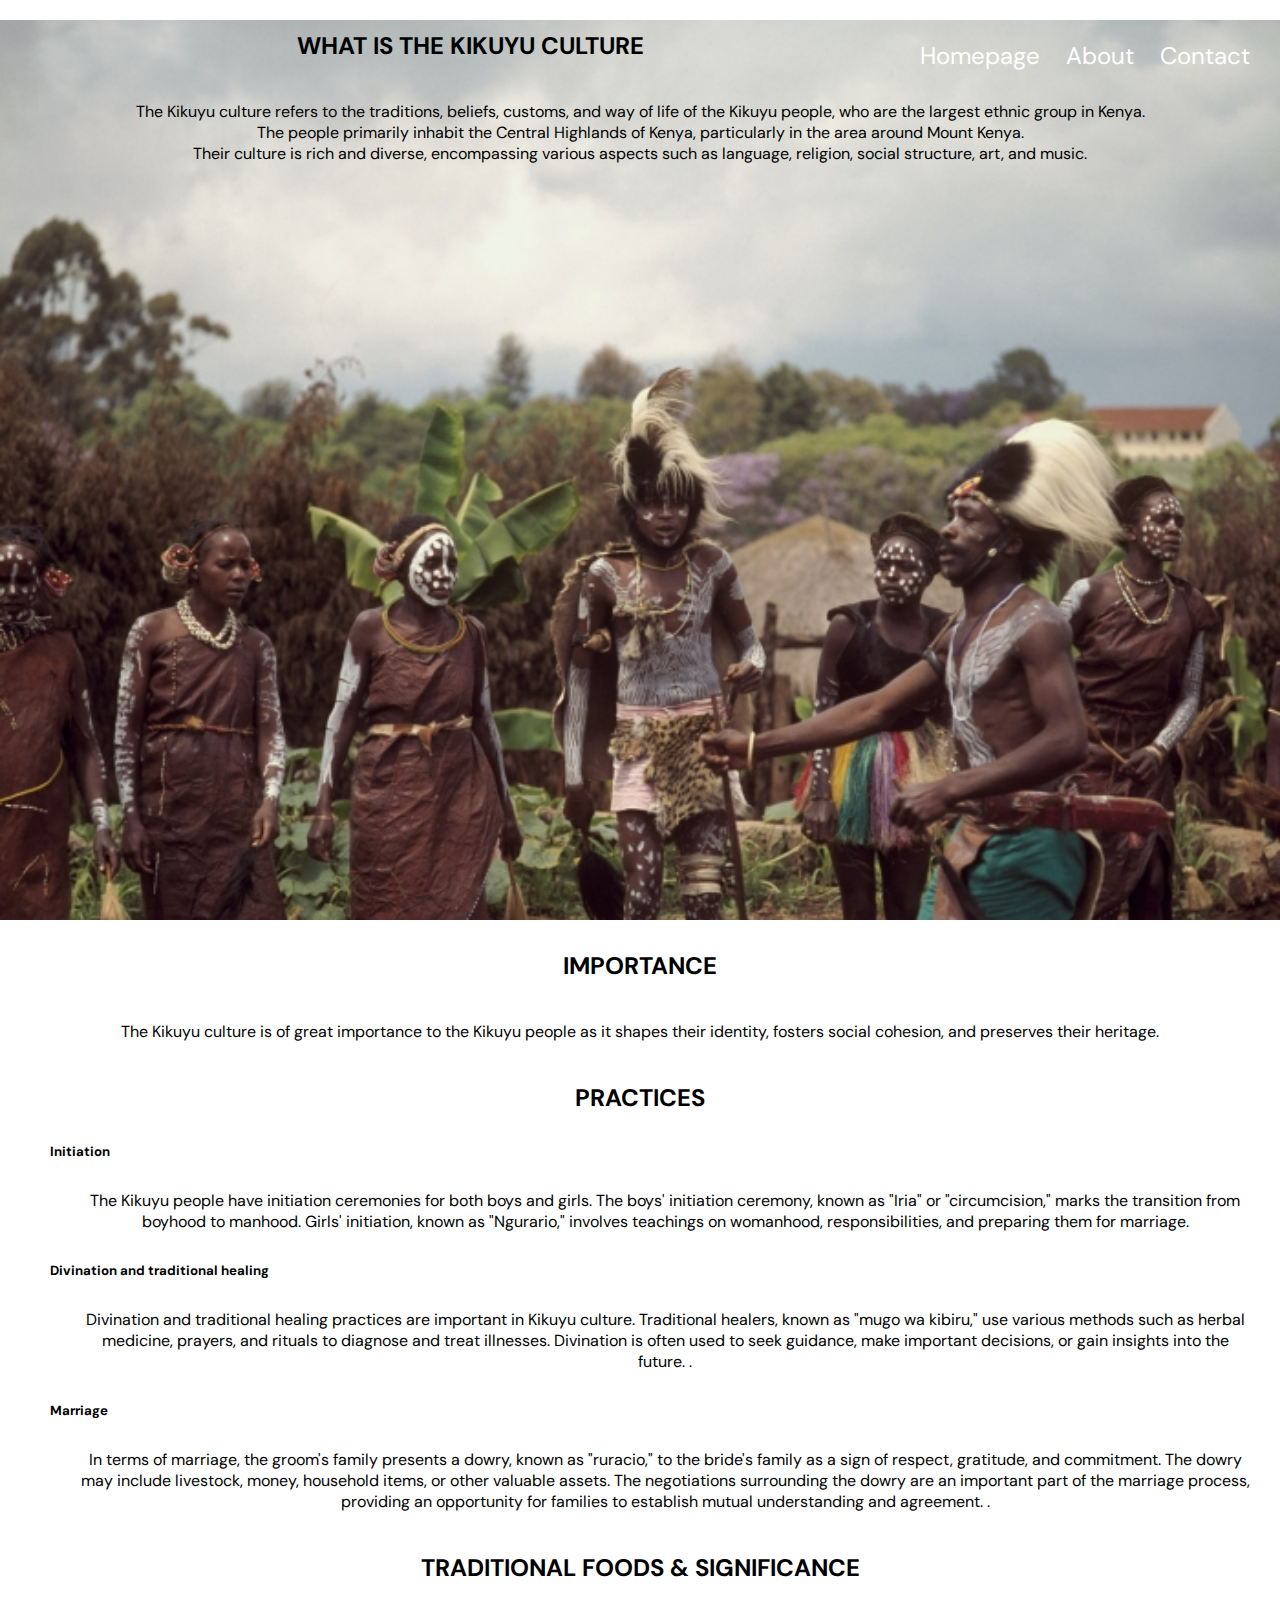
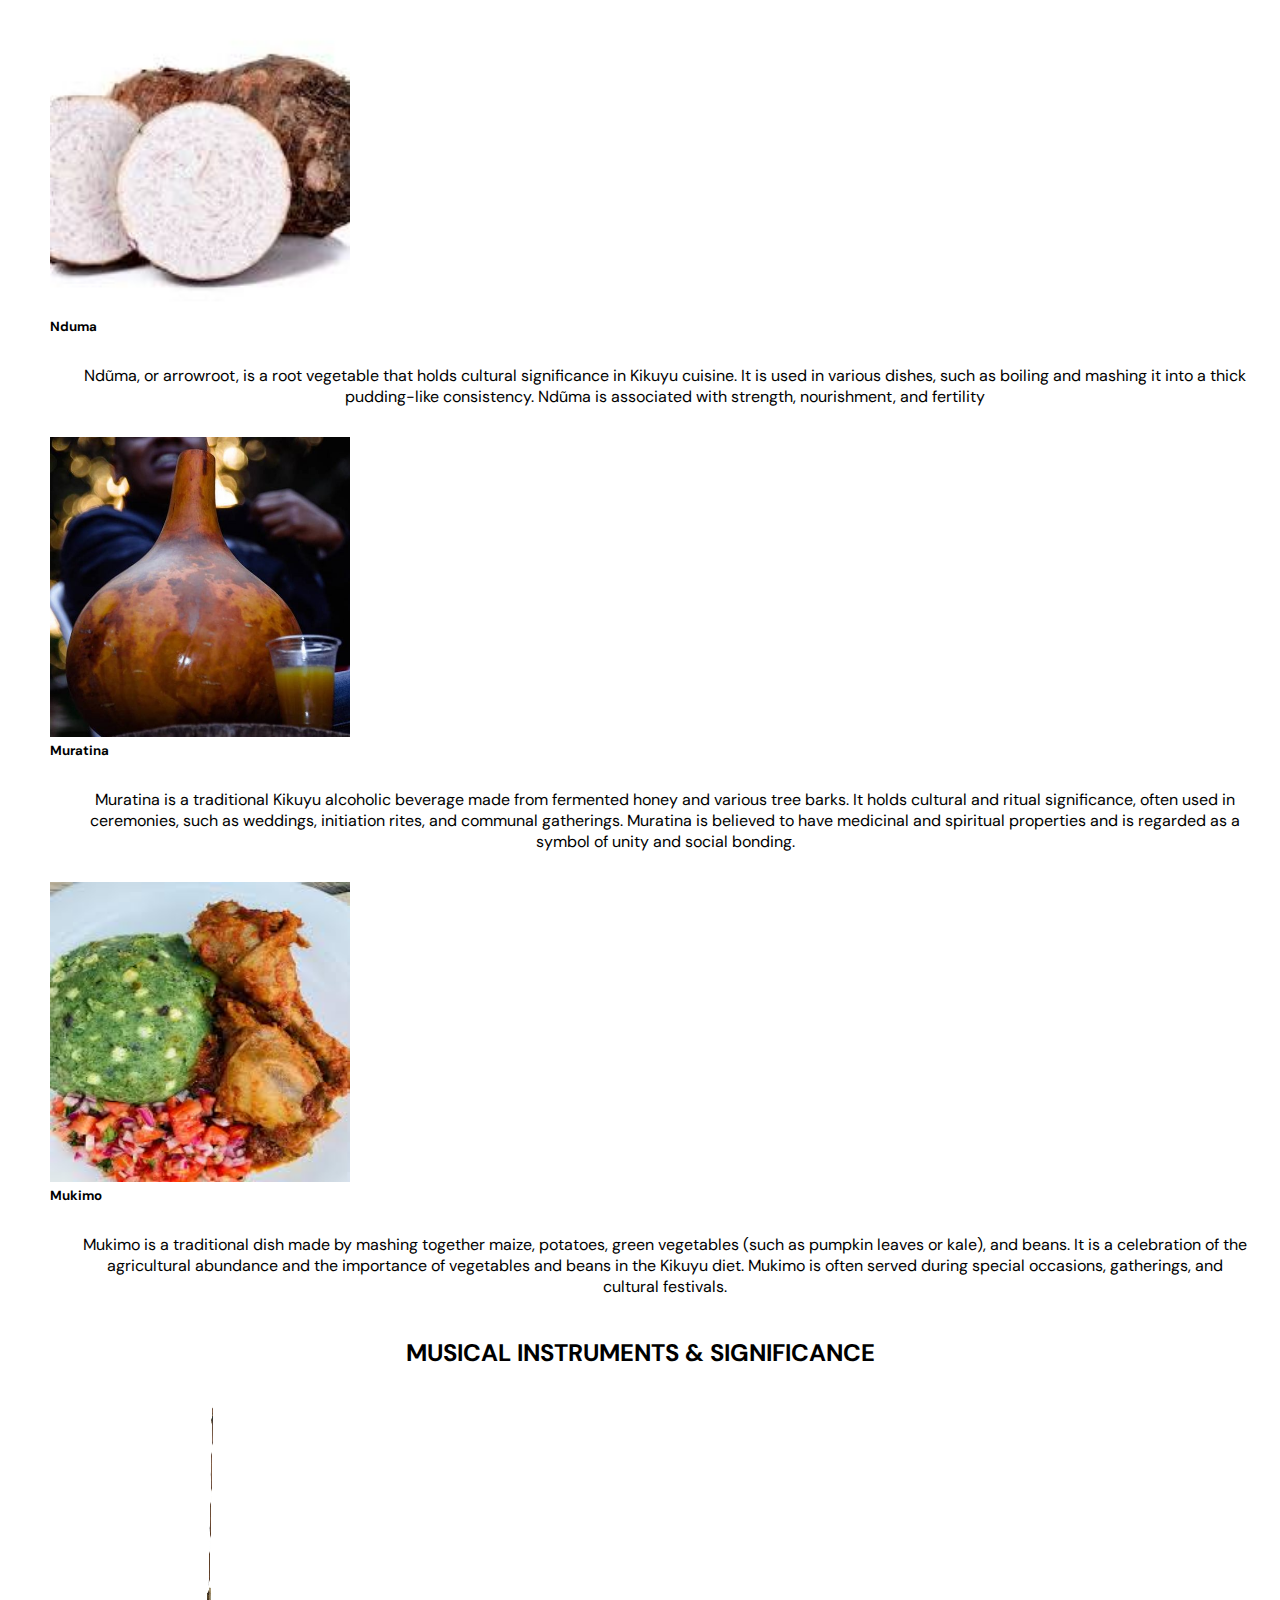
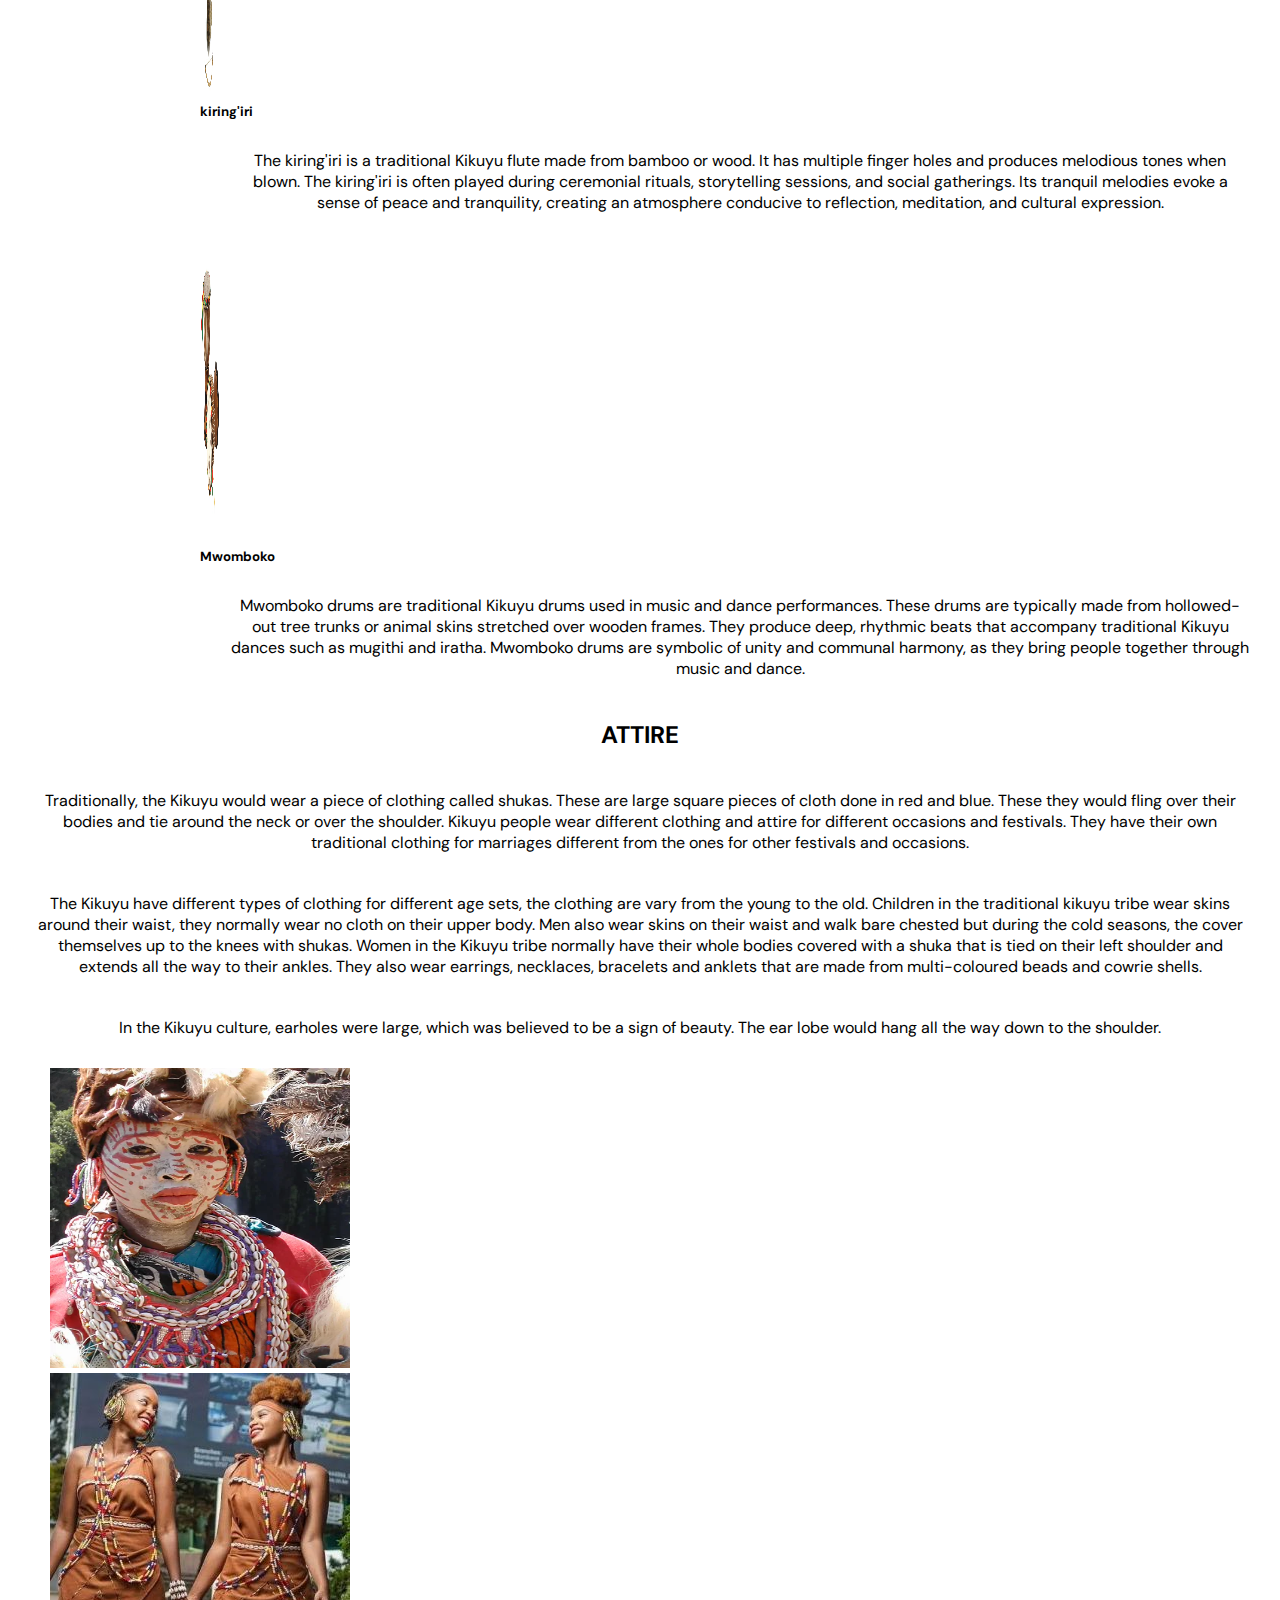
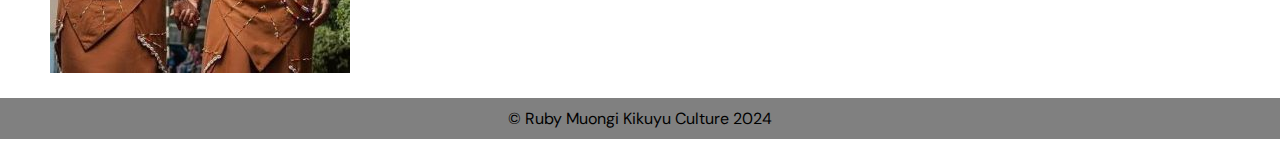
<file: index.html>
<!DOCTYPE html>
<html>
<head>
    <meta charset="UTF-8">
    <link rel="stylesheet" href="style.css">
    <meta http-equiv="X-UA-Compatible" content="IE=edge">
    <meta name="viewport" content="width=device-width, initial-scale=1.0">
    <script src="script.js"></script>
    <title>Kikuyu Culture</title>
    <link href="https://cdn.jsdelivr.net/npm/bootstrap@5.3.2/dist/css/bootstrap.min.css" rel="stylesheet" integrity="sha384-T3c6CoIi6uLrA9TneNEoa7RxnatzjcDSCmG1MXxSR1GAsXEV/Dwwykc2MPK8M2HN" crossorigin="anonymous">
    <link rel="preconnect" href="https://fonts.googleapis.com">
    <link rel="preconnect" href="https://fonts.gstatic.com" crossorigin>
    <link href="https://fonts.googleapis.com/css2?family=DM+Sans:ital,opsz,wght@0,9..40,100..1000;1,9..40,100..1000&display=swap" rel="stylesheet">
</head>
<header>
    <nav class="navbar">
        <ul>
            <li><a href="index.html">Homepage</a></li>
            <li><a href="about.html">About</a></li>
            <li><a href="contact.html">Contact</a></li>
        </ul>
    </nav>
</header>
<main>
    <section class="culture">
        <div class="culture_title">
            <h2>WHAT IS THE KIKUYU CULTURE</h2>
        </div>
        <div class="culture_content">
            <p>The Kikuyu culture refers to the traditions, beliefs, customs, and way of life of the Kikuyu people, who are the largest ethnic group in Kenya. </br>
                The people primarily inhabit the Central Highlands of Kenya, particularly in the area around Mount Kenya. </br>
                Their culture is rich and diverse, encompassing various aspects such as language, religion, social structure, art, and music.
            </p>
        </div>
    </section>

    <section class="importance">
        <div class="importance_title">
            <h2>IMPORTANCE</h2>
        </div>
        <div class="importance_content">
            <p>
                The Kikuyu culture is of great importance to the Kikuyu people as it shapes their identity, fosters social cohesion, and preserves their heritage.
            </p>
        </div>

    </section>

    <section class="practices">
        <div class="practices_title">
            <h2>PRACTICES</h2>
        </div>
        <div class="row">
            <div class="col-sm-6 mb-3 mb-sm-0">
              <div class="card tog">
                <div class="card-body">
                  <h5 class="card-title">Initiation</h5>
                  <p class="card-text" id="hiddenText">The Kikuyu people have initiation ceremonies for both boys and girls. The boys' initiation ceremony, known as "Iria" or "circumcision," marks the transition from boyhood to manhood. Girls' initiation, known as "Ngurario," involves teachings on womanhood, responsibilities, and preparing them for marriage.</p>
                </div>
              </div>
            </div>
            <div class="col-sm-6">
              <div class="card tog">
                <div class="card-body">
                  <h5 class="card-title">Divination and traditional healing</h5>
                  <p class="card-text" id="hiddenText">Divination and traditional healing practices are important in Kikuyu culture. Traditional healers, known as "mugo wa kibiru," use various methods such as herbal medicine, prayers, and rituals to diagnose and treat illnesses. Divination is often used to seek guidance, make important decisions, or gain insights into the future.
                    .</p>
                </div>
              </div>
            </div>
            <div class="col-sm-6">
                <div class="card tog">
                  <div class="card-body">
                    <h5 class="card-title">Marriage</h5>
                    <p class="card-text" id="hiddenText">In terms of marriage, the groom's family presents a dowry, known as "ruracio," to the bride's family as a sign of respect, gratitude, and commitment. The dowry may include livestock, money, household items, or other valuable assets. The negotiations surrounding the dowry are an important part of the marriage process, providing an opportunity for families to establish mutual understanding and agreement.
                        .</p>
                  </div>
                </div>
              </div>
          </div>

    </section>

    <section class="food">
        <div class="food_title">
            <h2>TRADITIONAL FOODS & SIGNIFICANCE</h2>
        </div>
        <div class="row row-cols-1 row-cols-md-2 g-4">
            <div class="col">
              <div class="card">
                <img src="assets\arrowroot_food.png" class="card-img-top" alt="nduma">
                <div class="card-body">
                  <h5 class="card-title">Nduma</h5>
                  <p class="card-text">Ndũma, or arrowroot, is a root vegetable that holds cultural significance in Kikuyu cuisine. It is used in various dishes, such as boiling and mashing it into a thick pudding-like consistency. Ndũma is associated with strength, nourishment, and fertility</p>
                </div>
              </div>
            </div>
            <div class="col">
              <div class="card">
                <img src="assets\muratine_image_2.png" class="card-img-top" alt="muratina">
                <div class="card-body">
                  <h5 class="card-title">Muratina</h5>
                  <p class="card-text">Muratina is a traditional Kikuyu alcoholic beverage made from fermented honey and various tree barks. It holds cultural and ritual significance, often used in ceremonies, such as weddings, initiation rites, and communal gatherings. Muratina is believed to have medicinal and spiritual properties and is regarded as a symbol of unity and social bonding.</p>
                </div>
              </div>
            </div>
            <div class="col">
              <div class="card">
                <img src="assets\mukimo.png" class="card-img-top" alt="mukimo">
                <div class="card-body">
                  <h5 class="card-title">Mukimo</h5>
                  <p class="card-text">Mukimo is a traditional dish made by mashing together maize, potatoes, green vegetables (such as pumpkin leaves or kale), and beans. It is a celebration of the agricultural abundance and the importance of vegetables and beans in the Kikuyu diet. Mukimo is often served during special occasions, gatherings, and cultural festivals.
                </p>
                </div>
              </div>
            </div>
          </div>

    </section>
    <section class="instruments">
        <div class="instruments_title">
            <h2>MUSICAL INSTRUMENTS & SIGNIFICANCE</h2>
        </div>
        <div class="row row-cols-1 row-cols-md-3 g-4">
            <div class="col">
              <div class="card h-100">
                <img src="assets\kiring'iri_instrument.png" class="card-img-top" alt="kiring'iri">
                <div class="card-body">
                  <h5 class="card-title">kiring'iri</h5>
                  <p class="card-text">The kiring'iri is a traditional Kikuyu flute made from bamboo or wood. It has multiple finger holes and produces melodious tones when blown. The kiring'iri is often played during ceremonial rituals, storytelling sessions, and social gatherings. Its tranquil melodies evoke a sense of peace and tranquility, creating an atmosphere conducive to reflection, meditation, and cultural expression.
                </p>
                </div>
              </div>
            </div>
            <div class="col">
              <div class="card h-100">
                <img src="assets\Mwomboko_instrument.png" class="card-img-top" alt="Mwomboko">
                <div class="card-body">
                  <h5 class="card-title">Mwomboko</h5>
                  <p class="card-text">Mwomboko drums are traditional Kikuyu drums used in music and dance performances. These drums are typically made from hollowed-out tree trunks or animal skins stretched over wooden frames. They produce deep, rhythmic beats that accompany traditional Kikuyu dances such as mugithi and iratha. Mwomboko drums are symbolic of unity and communal harmony, as they bring people together through music and dance.
                </p>
                </div>
              </div>
            </div>
          </div>


    </section>

    <section class="attire">
        <div class="attire_title">
            <h2> ATTIRE</h2>
        </div>
        <div class="attire_content">
            <p>
                Traditionally, the Kikuyu would wear a piece of clothing called shukas. These are large square pieces of cloth done in red and blue. These they would fling over their bodies and tie around the neck or over the shoulder. Kikuyu people wear different clothing and attire for different occasions and festivals. They have their own traditional clothing for marriages different from the ones for other festivals and occasions.
            </p>
            <p>
                The Kikuyu have different types of clothing for different age sets, the clothing are vary from the young to the old. 

Children in the traditional kikuyu tribe wear skins around their waist, they normally wear no cloth on their upper body.

Men also wear skins on their waist and walk bare chested but during the cold seasons, the cover themselves up to the knees with shukas.

Women in the Kikuyu tribe normally have their whole bodies covered with a shuka that is tied on their left shoulder and extends all the way to their ankles. They also wear earrings, necklaces, bracelets and anklets that are made from multi-coloured beads and cowrie shells. 

            </p>
            <p>
                In the Kikuyu culture, earholes were large, which was believed to be a sign of beauty. The ear lobe would hang all the way down to the shoulder.
            </p>

            <div class="row row-cols-1 row-cols-md-2 g-4">
                <div class="col">
                  <div class="card">
                    <img src="assets\kikuyu_attire_1.png" class="card-img-top" alt="Kikuyu attire">
                    <div class="card-body">
                    </div>
                  </div>
                </div>
                <div class="col">
                  <div class="card">
                    <img src="assets\kikuyu_attire_2.png" class="card-img-top" alt="Kikuyu attire">
                    <div class="card-body">
                    </div>
                  </div>
                </div>
              </div>
        </div>
    </section>
</main>
<footer>
    <p>&copy Ruby Muongi Kikuyu Culture 2024</p>

</footer>
</html>
</file>
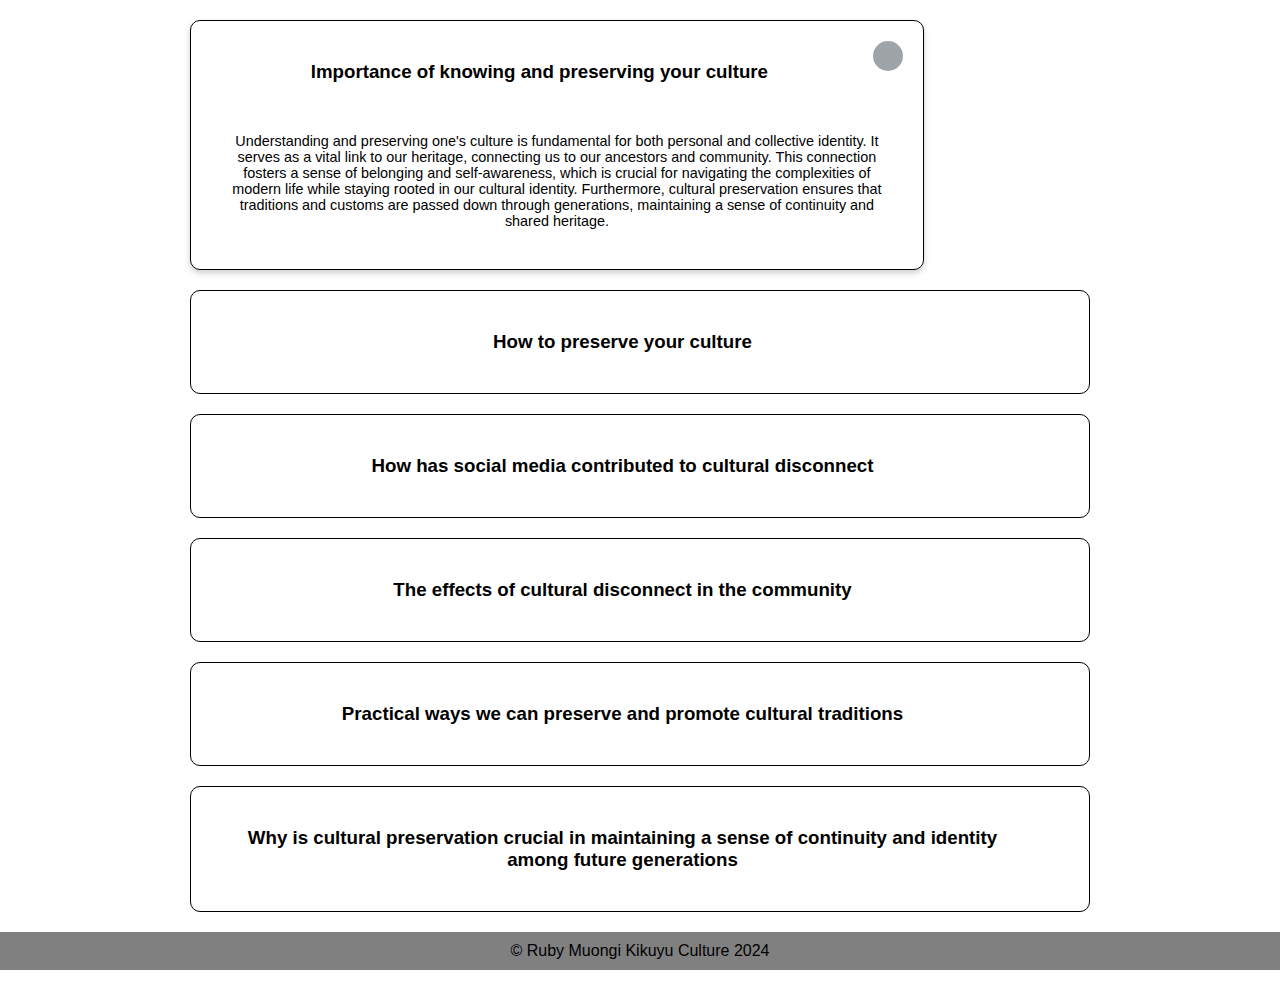
<file: about.html>
<!DOCTYPE html>
<html lang="en">
<head>
    <meta charset="UTF-8">
    <meta http-equiv="X-UA-Compatible" content="IE=edge">
    <meta name="viewport" content="width=device-width, initial-scale=1.0">
    <link rel="stylesheet" href="https://cdnjs.cloudflare.com/ajax/libs/font-awesome/6.2.0/css/all.min.css" integrity="sha512-xh6O/CkQoPOWDdYTDqeRdPCVd1SpvCA9XXcUnZS2FmJNp1coAFzvtCN9BmamE+4aHK8yyUHUSCcJHgXloTyT2A==" crossorigin="anonymous" referrerpolicy="no-referrer" />
    <link href="https://cdn.jsdelivr.net/npm/bootstrap@5.3.2/dist/css/bootstrap.min.css" rel="stylesheet" integrity="sha384-T3c6CoIi6uLrA9TneNEoa7RxnatzjcDSCmG1MXxSR1GAsXEV/Dwwykc2MPK8M2HN" crossorigin="anonymous">
    <link rel="stylesheet" href="style.css">
    <title>About</title>
</head>
<header>
    <nav class="navbar">
        <ul>
            <li><a href="index.html">Homepage</a></li>
            <li><a href="about.html">About</a></li>
            <li><a href="contact.html">Contact</a></li>
        </ul>
    </nav>
</header>
<body>
    <div class="container">
        <div class="qa-box active">
            <h3 class="qa-title">Importance of knowing and preserving your culture</h3>
            <p class="qa-text">
                Understanding and preserving one's culture is fundamental for both personal and collective identity. It serves as a vital link to our heritage, connecting us to our ancestors and community. This connection fosters a sense of belonging and self-awareness, which is crucial for navigating the complexities of modern life while staying rooted in our cultural identity. Furthermore, cultural preservation ensures that traditions and customs are passed down through generations, maintaining a sense of continuity and shared heritage.
            </p>
            <button class="btn">
                <i class="fas fa-chevron-down"></i>
                <i class="fas fa-times"></i>
            </button>
        </div>
        <div class="qa-box">
            <h3 class="qa-title">How to preserve your culture</h3>
            <p class="qa-text">
                <b>Documenting Oral Histories:</b> Record and document oral histories, stories, and traditions passed down by elders in your community. These narratives provide valuable insights into your cultural heritage and help preserve collective memory. </br>
                    <b>Celebrating Traditional Festivals and Holidays:</b> Participate in and organize cultural festivals, ceremonies, and holidays that showcase traditional practices, music, dance, and food. These events serve as opportunities to reinforce cultural identity and transmit traditions to younger generations.</br>
                    <b>Learning Traditional Arts and Crafts:</b> Learn traditional arts and crafts such as weaving, pottery, beadwork, or basketry from skilled artisans within your community. By preserving these craftsmanship skills, you contribute to the continuity of cultural practices and ensure their survival. </br>
                    <b>Teaching Language and Cultural Practices:</b>Teach your native language, cultural etiquette, and traditional practices to children and younger members of your community. Language is a crucial aspect of cultural identity, and preserving it is essential for maintaining cultural heritage.
                </p>
            <button class="btn">
                <i class="fas fa-chevron-down"></i>
                <i class="fas fa-times"></i>
            </button>
        </div>
        <div class="qa-box">
            <h3 class="qa-title">How has social media contributed to cultural disconnect</h3>
            <p class="qa-text">
                Social media platforms have facilitated the spread of Western ideals, values, and cultural norms worldwide. As a result, traditional cultures and practices are often overshadowed or replaced by dominant Western influences, leading to a loss of cultural diversity and identity. </br>
                    Social media has facilitated the rapid spread of cultural appropriation, where elements of one culture are adopted or commodified by individuals from another culture without proper understanding or respect. This can lead to the commodification and exploitation of cultural symbols, practices, and identities, further contributing to cultural disconnect and misunderstanding.
                </p>
            <button class="btn">
                <i class="fas fa-chevron-down"></i>
                <i class="fas fa-times"></i>
            </button>
        </div>
        <div class="qa-box">
            <h3 class="qa-title">The effects of cultural disconnect in the community</h3>
            <p class="qa-text">
                Cultural disconnect in a community leads to social fragmentation, interpersonal conflicts, and a loss of collective identity. It erodes trust, weakens social bonds, and hampers collaboration, hindering the community's ability to address shared challenges and thrive together.
            </p>
            <button class="btn">
                <i class="fas fa-chevron-down"></i>
                <i class="fas fa-times"></i>
            </button>
        </div>
        <div class="qa-box">
            <h3 class="qa-title">Practical ways we can preserve and promote cultural traditions</h3>
            <p class="qa-text">
                You can also preserve traditional customs by participating in practices like cooking recipes passed down through the generations or teaching children how to dance traditional dances. Visit historic sites related to your culture, attend events hosted by cultural centers' or even take trips abroad if possible! Any activity that connects you with the past, whether physical or mental, will help to keep traditions alive and thriving in our current day-to-day lives.
            </p>
            <button class="btn">
                <i class="fas fa-chevron-down"></i>
                <i class="fas fa-times"></i>
            </button>
        </div>
        <div class="qa-box">
            <h3 class="qa-title">Why is cultural preservation crucial in maintaining a sense of continuity and identity among future generations</h3>
            <p class="qa-text">
                Cultural preservation is crucial for maintaining a sense of continuity and identity among future generations because it ensures that they remain connected to their roots, heritage, and traditions. By preserving cultural practices, languages, arts, and histories, younger generations can understand where they come from, fostering a sense of belonging and pride in their cultural identity. This continuity helps to strengthen communities, promote diversity, and enrich societal values, contributing to a more cohesive and harmonious society overall.
            </p>
            <button class="btn">
                <i class="fas fa-chevron-down"></i>
                <i class="fas fa-times"></i>
            </button>
        </div>
    </div>
    <footer>
        <p>&copy Ruby Muongi Kikuyu Culture 2024</p>
    </footer>

    <script src="script.js"></script>
</body>
</html>
</file>
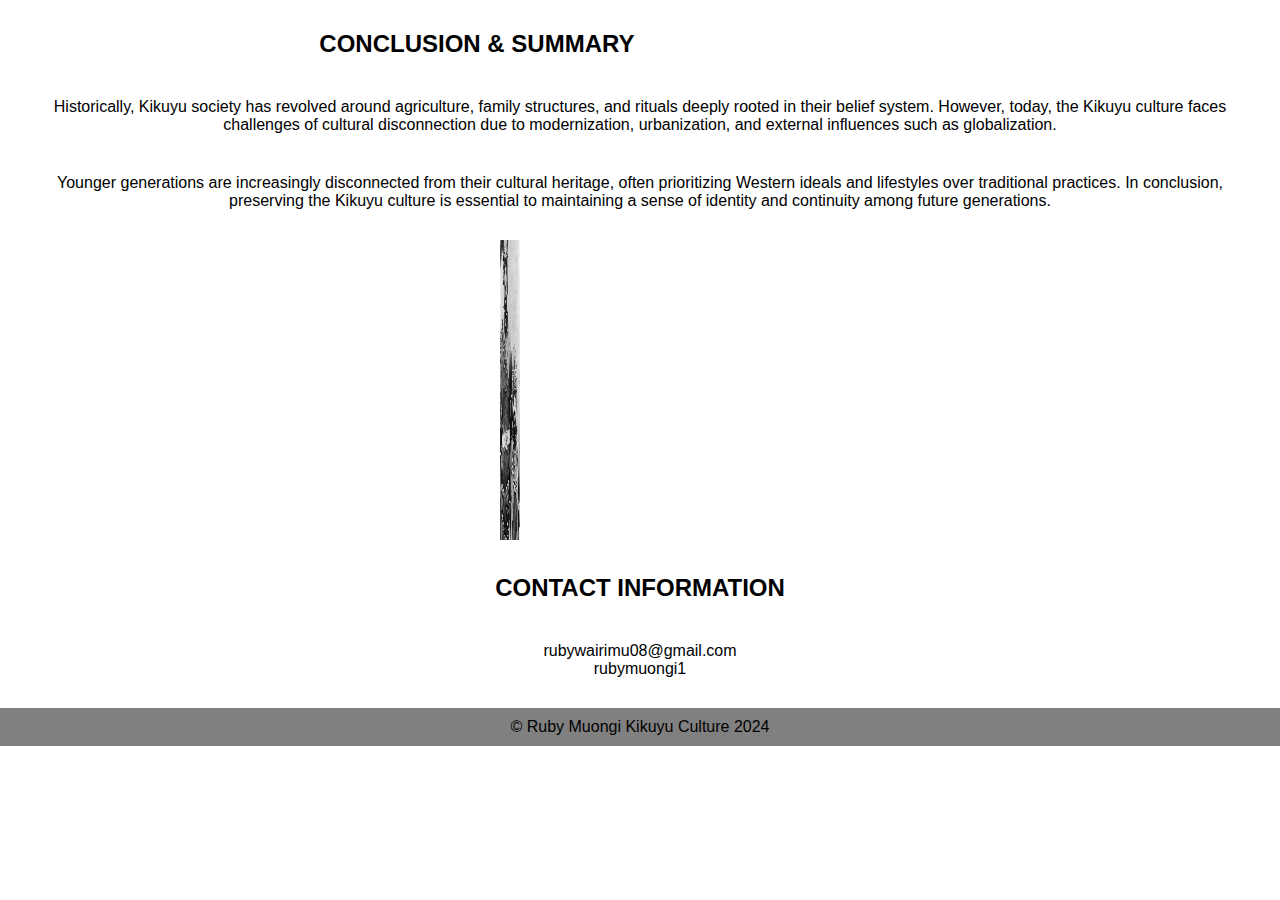
<file: contact.html>
<!DOCTYPE html>
<html>
    <head>
        <meta charset="UTF-8">
        <link rel="stylesheet" href="style.css">
        <script src="script.js"></script>
        <meta http-equiv="X-UA-Compatible" content="IE=edge">
        <meta name="viewport" content="width=device-width, initial-scale=1.0">
        <title>Contact</title>
        <link href="https://cdn.jsdelivr.net/npm/bootstrap@5.3.2/dist/css/bootstrap.min.css" rel="stylesheet" integrity="sha384-T3c6CoIi6uLrA9TneNEoa7RxnatzjcDSCmG1MXxSR1GAsXEV/Dwwykc2MPK8M2HN" crossorigin="anonymous">
        <link rel="stylesheet" href="https://cdnjs.cloudflare.com/ajax/libs/font-awesome/6.2.0/css/all.min.css" integrity="sha512-xh6O/CkQoPOWDdYTDqeRdPCVd1SpvCA9XXcUnZS2FmJNp1coAFzvtCN9BmamE+4aHK8yyUHUSCcJHgXloTyT2A==" crossorigin="anonymous" referrerpolicy="no-referrer" />

    </head>
    <header>
        <nav class="navbar">
            <ul>
                <li><a href="index.html">Homepage</a></li>
                <li><a href="about.html">About</a></li>
                <li><a href="contact.html">Contact</a></li>
            </ul>
        </nav>
    </header>
    <main>
        <section class="conclusion">
            <div class = "conclusion_title">
                <h2>CONCLUSION & SUMMARY
                </h2>
            </div>
            <div class="conclusion_content">
                <p>Historically, Kikuyu society has revolved around agriculture, family structures, and rituals deeply rooted in their belief system. However, today, the Kikuyu culture faces challenges of cultural disconnection due to modernization, urbanization, and external influences such as globalization. 
                </p>
                <p>Younger generations are increasingly disconnected from their cultural heritage, often prioritizing Western ideals and lifestyles over traditional practices. In conclusion, preserving the Kikuyu culture is essential to maintaining a sense of identity and continuity among future generations. </p>
            </div>
            <div class="card" style="width: 18rem; margin-left:500px;">
                <img src="assets\preserving_culture.png" class="card-img-top" alt="Kikuyu image">
              </div>
            <div class="contact">
                <h2>CONTACT INFORMATION
                </h2>
                <p><i class="fa-regular fa-envelope"></i> rubywairimu08@gmail.com<br>
                    <i class="fa-brands fa-instagram"></i> rubymuongi1
                    </p>
            </div>
        </section>

    </main>
    <footer>
        <p>&copy Ruby Muongi Kikuyu Culture 2024</p>
    </footer>
</html>
</file>
<file: style.css>
*{
	margin: 0;
	padding: 0;
    box-sizing: border-box;
    font-family: "DM Sans", sans-serif;
    max-width: 100vw;
}
html{
    scroll-behavior: smooth;
}
h2, h3, p{
	margin:20px 20px;
    padding:10px 10px;
    text-align: center;
}
.navbar{
    background-color: brown;
}

header ul{
	float: right ;
	list-style-type:none ;
	margin-top: 20px;
	font-size: x-large;
	padding-right: 20px;
}
header ul li{
	display: inline-block;
}
header ul li a{
	text-decoration: none;
	text-align: center;
	color: white;
	margin: 0 10px;
	padding: 14px, 16px;
	transition: 0.6s ease;
}
header ul li a:hover{
	color: black;
}
.culture{
    background-image: url("assets/homepage_image.png");
    background-repeat: no-repeat;
    background-attachment: fixed;
    background-size: cover;
    height: 100vh;

}
img{
    width: 20px;
    height:300px;
}
.container {
    max-width: 900px;
    margin: 0 auto;
}
.card{
    margin-left:50px;
}
.food img{
    width: 300px;
    height: 300px;
}
.instruments .col{
    margin-left:150px;
}
.qa-box {
    background-color: transparent;
    border: 1px solid black;
    border-radius: 10px;
    margin: 20px 0;
    padding: 30px;
    position: relative;
    overflow: hidden;
    transition: 0.3s ease;
}

.qa-box.active {
    background-color: #fff;
    box-shadow: 0 3px 6px rgba(0, 0, 0, 0.1), 0 3px 6px rgba(0, 0, 0, 0.1);
}

.qa-box.active::before,
.qa-box.active::after {
    content: '\f075';
    font-family: 'Font Awesome 5 Free';
    color: #2ecc71;
    font-size: 7rem;
    position: absolute;
    opacity: 0.2;
    top: 20px;
    left: 20px;
    z-index: 0;
}

.qa-box.active::before {
    color: #3498db;
    top: -10px;
    left: -30px;
    transform: rotateY(180deg);
}

.qa-title {
    margin: 0 35px 0 0;
}

.qa-text {
    margin: 30px 0 0;
    display: none;
    font-size: 0.9rem;
}

.qa-box.active .qa-text {
    display: block;
}

.btn {
    background-color: transparent;
    border: none;
    cursor: pointer;
    display: flex;
    align-items: center;
    justify-content: center;
    font-size: 16px;
    padding: 0;
    position: absolute;
    top: 20px;
    right: 20px;
    height: 30px;
    width: 30px;
    border-radius: 50%;
}

.qa-box .fa-times {
    display: none;
}

.qa-box.active .fa-times {
    display: block;
    color: white;
}

.qa-box.active .fa-chevron-down {
    display: none;
}

.qa-box.active .btn {
    background-color: #9fa4a8;
}
blockquote, q {
	quotes: none;
}
blockquote:before, blockquote:after,
q:before, q:after {
	content: '';
	content: none;
}
.attire img{
    width:300px;
    height:300px;
}
.attire .card{
    border:none;
}
footer{
    background-color: grey;
    bottom: 0;
    width: 100%;
}
@media only screen and (max-width:768px){
    .culture_content{
        background-color: #fff;
        border:1px solid #000;
        box-shadow: 0 4px 8px 0 rgba(0, 0, 0, 0.1);
    }
}
</file>
